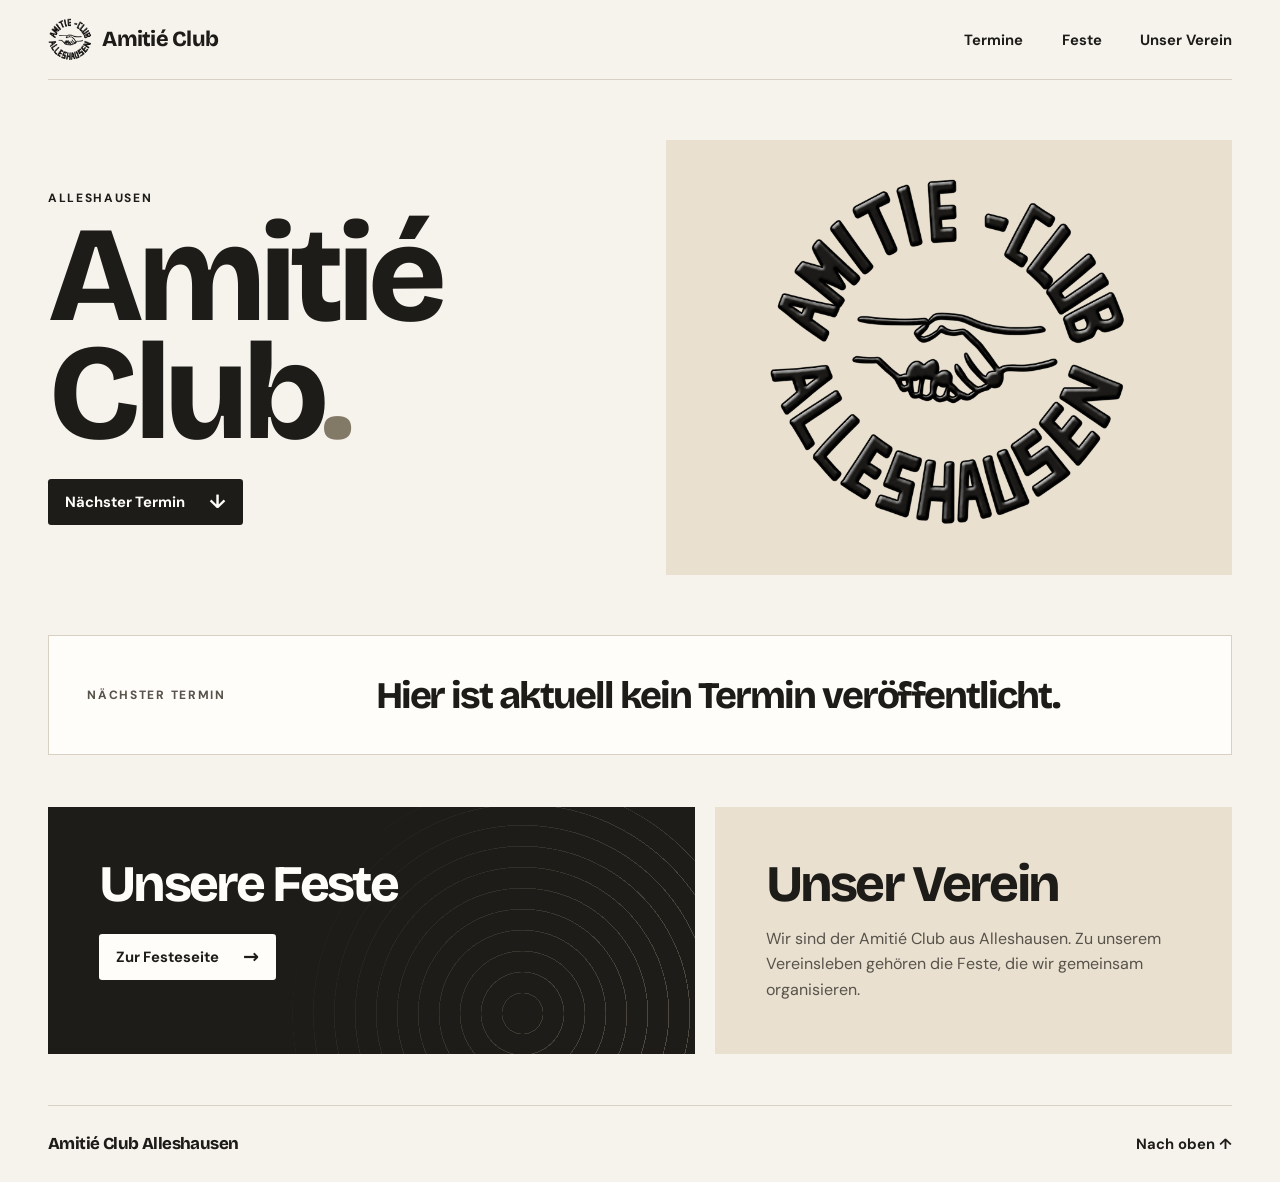
<file: index.html>
<!doctype html>
<html lang="de">
<head>
  <meta charset="utf-8">
  <meta name="viewport" content="width=device-width, initial-scale=1">
  <meta name="description" content="Amitié Club Alleshausen. Der nächste Vereinstermin, unsere Feste und Einblicke in den Verein.">
  <meta name="theme-color" content="#f6f3ed">
  <title>Amitié Club Alleshausen</title>
  <link rel="icon" type="image/png" href="assets/amitie-club-logo.png">
  <link rel="stylesheet" href="styles.css">
</head>
<body id="start">
  <a class="skip-link" href="#inhalt">Zum Inhalt</a>

  <header class="site-header shell">
    <a class="wordmark" href="./" aria-current="page">
      <img class="header-logo" src="assets/amitie-club-logo.png" alt="" width="48" height="48">
      Amitié Club
    </a>
    <nav aria-label="Hauptnavigation">
      <a href="#naechster-termin">Termine</a>
      <a href="feste.html">Feste</a>
      <a href="#verein">Unser Verein</a>
    </nav>
  </header>

  <main id="inhalt" class="shell">
    <section class="hero" aria-labelledby="seitentitel">
      <div class="hero-copy">
        <p class="label">Alleshausen</p>
        <h1 id="seitentitel">Amitié<br>Club<span>.</span></h1>
        <a class="button" href="#naechster-termin">Nächster Termin <span aria-hidden="true">↓</span></a>
      </div>
      <div class="hero-art">
        <img class="hero-logo" src="assets/amitie-club-logo.png" alt="Vereinslogo des Amitié Clubs Alleshausen mit Handschlag" width="600" height="600" fetchpriority="high">
      </div>
    </section>

    <section class="agenda" id="naechster-termin" aria-labelledby="termin-titel">
      <h2 class="label" id="termin-titel">Nächster Termin</h2>
      <p class="agenda-title">Hier ist aktuell kein Termin veröffentlicht.</p>
    </section>

    <div class="home-grid">
      <section class="festival-teaser" aria-labelledby="feste-titel">
        <h2 id="feste-titel">Unsere Feste</h2>
        <a class="button button-light" href="feste.html">Zur Festeseite <span aria-hidden="true">→</span></a>
      </section>
      <section class="about" id="verein" aria-labelledby="verein-titel">
        <h2 id="verein-titel">Unser Verein</h2>
        <p>Wir sind der Amitié Club aus Alleshausen. Zu unserem Vereinsleben gehören die Feste, die wir gemeinsam organisieren.</p>
      </section>
    </div>
  </main>

  <footer class="site-footer shell">
    <a class="wordmark" href="./">Amitié Club Alleshausen</a>
    <a href="#start">Nach oben <span aria-hidden="true">↑</span></a>
  </footer>
</body>
</html>
</file>
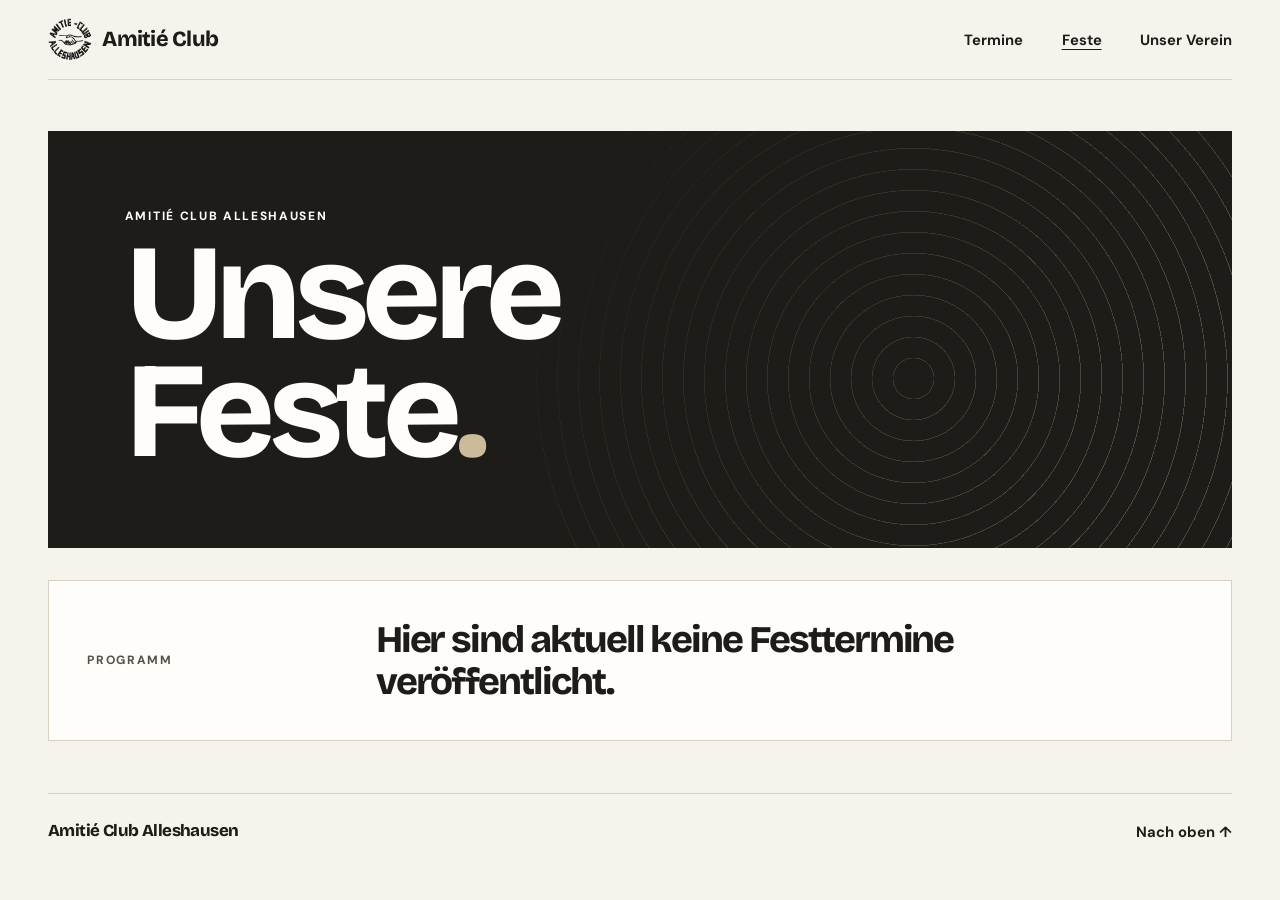
<file: feste.html>
<!doctype html>
<html lang="de">
<head>
  <meta charset="utf-8">
  <meta name="viewport" content="width=device-width, initial-scale=1">
  <meta name="description" content="Die Feste des Amitié Clubs in Alleshausen.">
  <meta name="theme-color" content="#f6f3ed">
  <title>Unsere Feste · Amitié Club Alleshausen</title>
  <link rel="icon" type="image/png" href="assets/amitie-club-logo.png">
  <link rel="stylesheet" href="styles.css">
</head>
<body id="start">
  <a class="skip-link" href="#inhalt">Zum Inhalt</a>

  <header class="site-header shell">
    <a class="wordmark" href="./">
      <img class="header-logo" src="assets/amitie-club-logo.png" alt="" width="48" height="48">
      Amitié Club
    </a>
    <nav aria-label="Hauptnavigation">
      <a href="./#naechster-termin">Termine</a>
      <a href="feste.html" aria-current="page">Feste</a>
      <a href="./#verein">Unser Verein</a>
    </nav>
  </header>

  <main id="inhalt" class="shell festival-page">
    <header class="festival-hero">
      <p class="label">Amitié Club Alleshausen</p>
      <h1>Unsere<br>Feste<span>.</span></h1>
    </header>

    <section class="agenda" aria-labelledby="programm-titel">
      <h2 class="label" id="programm-titel">Programm</h2>
      <p class="agenda-title">Hier sind aktuell keine Festtermine veröffentlicht.</p>
    </section>
  </main>

  <footer class="site-footer shell">
    <a class="wordmark" href="./">Amitié Club Alleshausen</a>
    <a href="#start">Nach oben <span aria-hidden="true">↑</span></a>
  </footer>
</body>
</html>
</file>
<file: styles.css>
@font-face {
  font-family: "Bricolage Grotesque";
  src: url("assets/fonts/bricolage-grotesque.woff2") format("woff2");
  font-weight: 200 800;
  font-display: swap;
}

@font-face {
  font-family: "DM Sans";
  src: url("assets/fonts/dm-sans.woff2") format("woff2");
  font-weight: 100 1000;
  font-display: swap;
}

:root {
  color-scheme: light;
  --paper: #f6f3ed;
  --cream: #e9e0d0;
  --white: #fffdfa;
  --ink: #1d1c19;
  --muted: #57524a;
  --line: #d7d0c3;
  --display: "Bricolage Grotesque", system-ui, sans-serif;
  font-family: "DM Sans", system-ui, sans-serif;
  color: var(--ink);
  background: var(--paper);
}

*, *::before, *::after {
  box-sizing: border-box;
}

body, h1, h2, p {
  margin: 0;
}

a {
  color: inherit;
  text-underline-offset: .25em;
}

a:focus-visible {
  outline: 2px solid var(--ink);
  outline-offset: 5px;
}

.skip-link {
  position: fixed;
  z-index: 2;
  top: .75rem;
  left: .75rem;
  padding: .75rem 1rem;
  background: var(--white);
  transform: translateY(-200%);
}

.skip-link:focus {
  transform: none;
}

.shell {
  width: min(100% - 5rem, 74rem);
  margin-inline: auto;
}

.site-header,
.site-footer {
  display: flex;
  align-items: center;
  justify-content: space-between;
  flex-wrap: wrap;
  gap: .6rem 2rem;
}

.site-header {
  min-height: 5rem;
  padding-block: 1rem;
  border-bottom: 1px solid var(--line);
}

.wordmark {
  display: inline-flex;
  align-items: center;
  gap: .65rem;
  font: 760 1.35rem / 1.1 var(--display);
  letter-spacing: -.035em;
  text-decoration: none;
}

.header-logo {
  width: 2.75rem;
  height: auto;
}

nav {
  display: flex;
  align-items: center;
  flex-wrap: wrap;
  gap: .25rem clamp(1rem, 3vw, 2.5rem);
}

nav a, .site-footer > a:last-child {
  padding-block: .4rem;
  font-size: .925rem;
  font-weight: 680;
  text-decoration: none;
}

nav a:hover,
nav a[aria-current="page"],
.site-footer > a:last-child:hover {
  text-decoration: underline;
}

.hero {
  display: grid;
  grid-template-columns: 1fr 1fr;
  align-items: stretch;
  gap: clamp(.875rem, 4vw, 3.5rem);
  padding-block: clamp(1.25rem, 5vw, 3.75rem);
}

.hero-copy {
  align-self: center;
  padding-block: 1rem;
}

.label {
  font-size: .75rem;
  font-weight: 760;
  letter-spacing: .14em;
  line-height: 1.45;
  text-transform: uppercase;
}

h1, h2:not(.label), .agenda-title {
  font-family: var(--display);
  font-weight: 760;
  letter-spacing: -.055em;
}

h1 {
  margin-block: .6rem 1.6rem;
  font-size: clamp(4.75rem, 10.6vw, 9.5rem);
  line-height: .87;
}

h1 span {
  color: #837967;
}

.button {
  display: inline-flex;
  align-items: center;
  gap: 1.5rem;
  min-height: 2.9rem;
  padding: .65rem 1.05rem;
  border-radius: .2rem;
  background: var(--ink);
  color: var(--white);
  font-size: .925rem;
  font-weight: 700;
  text-decoration: none;
}

.button:hover {
  background: #3b3832;
}

.button span {
  font-size: 1.2rem;
  line-height: 1;
}

.button-light {
  color: var(--ink);
  background: var(--white);
}

.button-light:hover {
  background: var(--cream);
}

.button-light:focus-visible {
  outline-color: var(--white);
}

.hero-art {
  display: grid;
  min-height: clamp(18rem, 34vw, 29rem);
  place-items: center;
  overflow: hidden;
  background: var(--cream);
}

.hero-logo {
  width: min(78%, 23rem);
  height: auto;
}

section[id] {
  scroll-margin-top: 1.5rem;
}

.agenda {
  display: grid;
  grid-template-columns: minmax(8.75rem, 1fr) 3fr;
  align-items: center;
  gap: 1rem;
  padding: clamp(1.25rem, 3.3vw, 2.4rem);
  border: 1px solid var(--line);
  background: var(--white);
}

.agenda .label {
  color: var(--muted);
}

.agenda-title {
  font-size: clamp(1.5rem, 3vw, 2.35rem);
  line-height: 1.1;
}

.home-grid {
  display: grid;
  grid-template-columns: 1.25fr 1fr;
  gap: 1.25rem;
  padding-block: clamp(1.25rem, 4vw, 3.5rem);
}

.home-grid section {
  padding: clamp(1.5rem, 4vw, 3.2rem);
}

.home-grid h2 {
  font-size: clamp(2.15rem, 4vw, 3.4rem);
  line-height: 1.05;
}

.festival-teaser,
.festival-hero {
  position: relative;
  isolation: isolate;
  overflow: hidden;
  background: var(--ink);
  color: var(--white);
}

.festival-teaser::before,
.festival-hero::before {
  position: absolute;
  z-index: -1;
  right: -9%;
  bottom: -77%;
  width: clamp(19rem, 36vw, 35rem);
  aspect-ratio: 1;
  border-radius: 50%;
  background: repeating-radial-gradient(circle, transparent 0 1.25rem, #eee0c13d 1.26rem 1.31rem);
  mask-image: linear-gradient(120deg, transparent 12%, black 70%);
  content: "";
}

.festival-teaser .button {
  margin-top: 1.4rem;
}

.about {
  background: var(--cream);
}

.about p {
  max-width: 42ch;
  margin-top: .9rem;
  color: var(--muted);
  line-height: 1.6;
}

.festival-page {
  padding-block: clamp(1.25rem, 4vw, 3.5rem);
}

.festival-hero {
  margin-bottom: clamp(1rem, 3vw, 2rem);
  padding: clamp(1.5rem, 6vw, 5rem);
}

.festival-hero::before {
  right: -5%;
  bottom: -50%;
  width: clamp(19rem, 59vw, 48rem);
}

.festival-hero h1 {
  margin-bottom: 0;
}

.festival-hero h1 span {
  color: #cbbb9b;
}

.site-footer {
  padding-block: 1.35rem;
  border-top: 1px solid var(--line);
}

.site-footer .wordmark {
  font-size: 1.05rem;
}

@media (max-width: 760px) {
  .shell {
    width: calc(100% - 2.5rem);
  }

  .hero-art {
    min-height: 17rem;
  }
}

@media (max-width: 600px) {
  .hero,
  .agenda,
  .home-grid {
    grid-template-columns: 1fr;
  }

  .agenda {
    gap: .5rem;
  }

  .hero-logo {
    width: min(76%, 14rem);
  }
}

@media (prefers-reduced-motion: no-preference) {
  html {
    scroll-behavior: smooth;
  }
}
</file>
